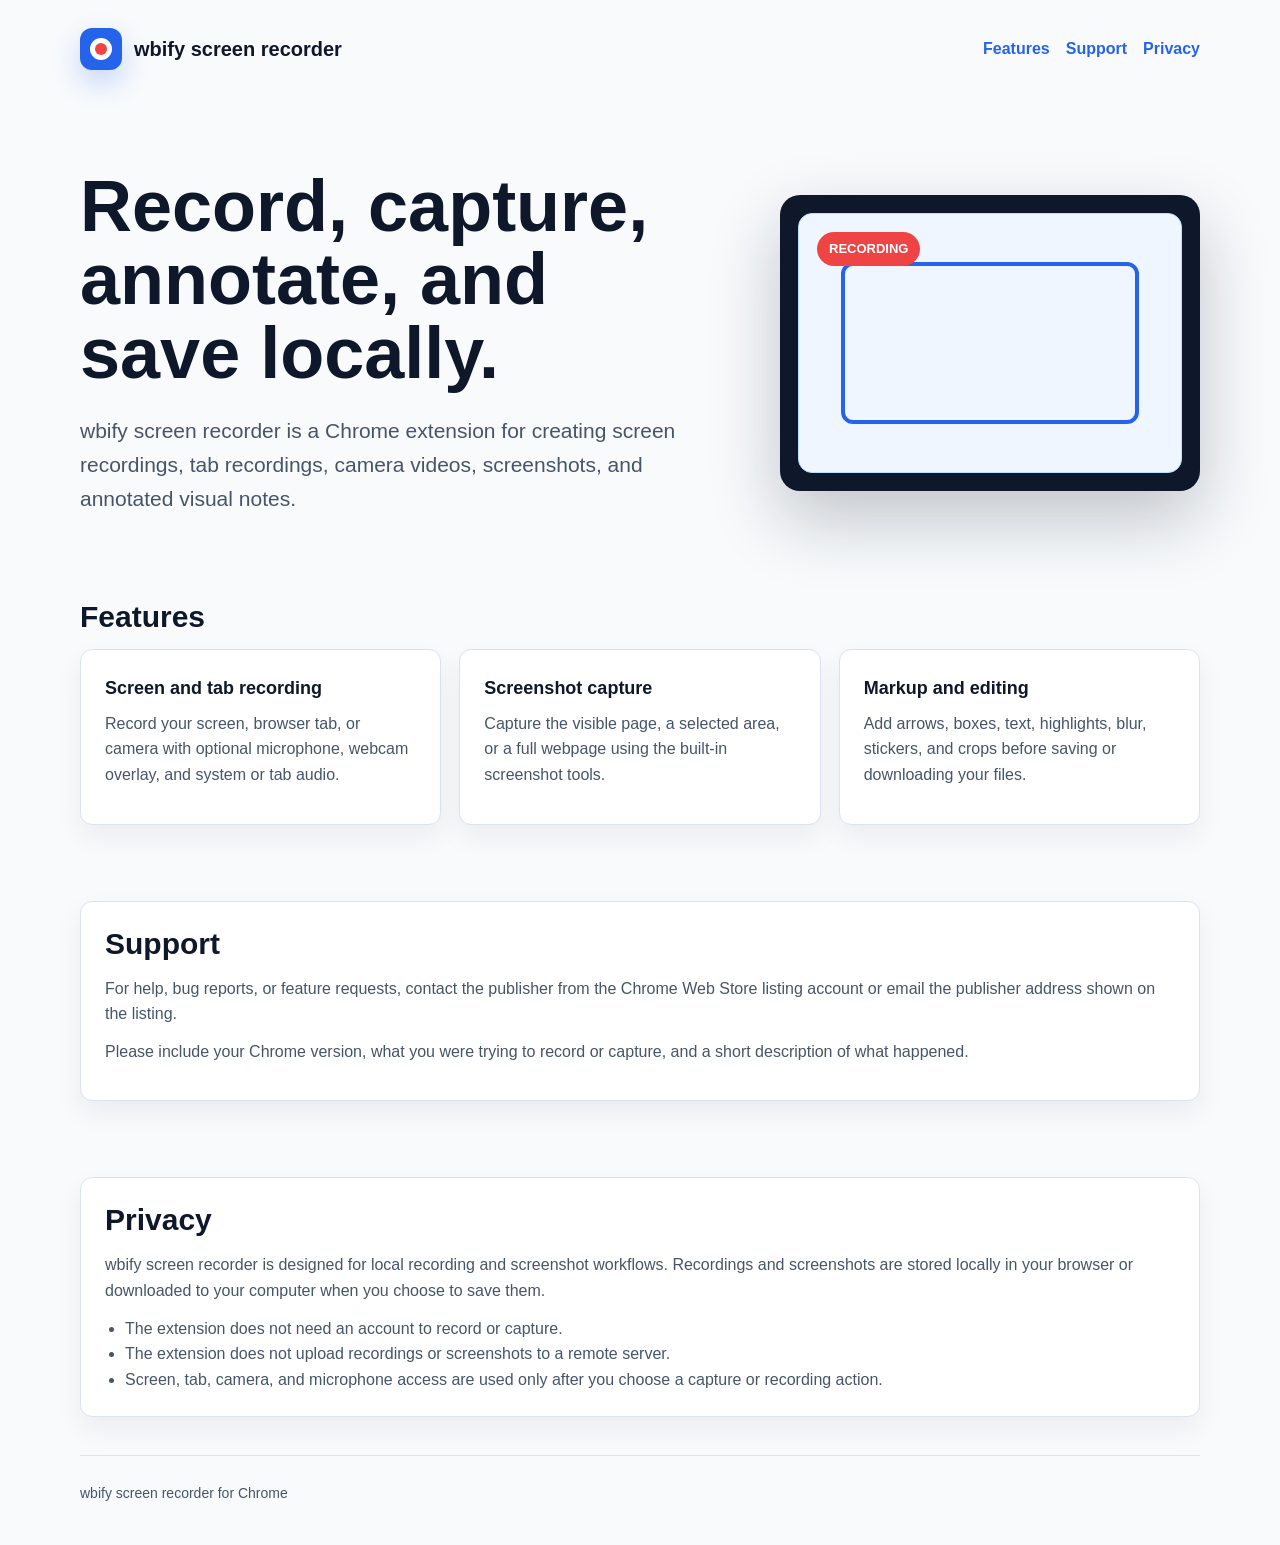
<file: docs/index.html>
<!doctype html>
<html lang="en">
<head>
  <meta charset="utf-8">
  <meta name="viewport" content="width=device-width, initial-scale=1">
  <title>wbify screen recorder</title>
  <meta name="description" content="Homepage and support information for the wbify screen recorder Chrome extension.">
  <link rel="icon" type="image/svg+xml" href="data:image/svg+xml,%3Csvg xmlns='http://www.w3.org/2000/svg' viewBox='0 0 64 64'%3E%3Crect width='64' height='64' rx='14' fill='%232563eb'/%3E%3Ccircle cx='32' cy='32' r='18' fill='white'/%3E%3Ccircle cx='32' cy='32' r='11' fill='%23ef4444'/%3E%3C/svg%3E">
  <style>
    :root {
      color-scheme: light;
      --bg: #f8fafc;
      --card: #ffffff;
      --text: #0f172a;
      --muted: #475569;
      --line: #dbe3ef;
      --blue: #2563eb;
      --red: #ef4444;
    }
    * { box-sizing: border-box; }
    body {
      margin: 0;
      font-family: -apple-system, BlinkMacSystemFont, "Segoe UI", Roboto, Arial, sans-serif;
      background: var(--bg);
      color: var(--text);
      line-height: 1.6;
    }
    .wrap {
      width: min(1120px, calc(100% - 40px));
      margin: 0 auto;
    }
    header {
      padding: 28px 0;
      display: flex;
      align-items: center;
      justify-content: space-between;
      gap: 20px;
    }
    .brand {
      display: flex;
      align-items: center;
      gap: 12px;
      font-weight: 800;
      font-size: 20px;
    }
    .logo {
      width: 42px;
      height: 42px;
      border-radius: 12px;
      background: var(--blue);
      display: grid;
      place-items: center;
      box-shadow: 0 12px 28px rgba(37, 99, 235, 0.24);
    }
    .logo span {
      width: 22px;
      height: 22px;
      border-radius: 50%;
      background: #fff;
      display: grid;
      place-items: center;
    }
    .logo span::after {
      content: "";
      width: 12px;
      height: 12px;
      border-radius: 50%;
      background: var(--red);
    }
    nav {
      display: flex;
      gap: 16px;
      flex-wrap: wrap;
    }
    nav a, .button {
      color: var(--blue);
      text-decoration: none;
      font-weight: 700;
    }
    .hero {
      padding: 72px 0 46px;
      display: grid;
      grid-template-columns: 1fr 420px;
      gap: 54px;
      align-items: center;
    }
    h1 {
      margin: 0;
      font-size: clamp(42px, 7vw, 72px);
      line-height: 1.02;
      letter-spacing: 0;
    }
    .lead {
      margin: 24px 0 0;
      color: var(--muted);
      font-size: 21px;
      max-width: 700px;
    }
    .mock {
      background: #0f172a;
      border-radius: 20px;
      padding: 18px;
      box-shadow: 0 28px 70px rgba(15, 23, 42, 0.24);
    }
    .screen {
      background: #eff6ff;
      border-radius: 14px;
      height: 260px;
      position: relative;
      overflow: hidden;
      border: 1px solid #bfdbfe;
    }
    .screen::before {
      content: "";
      position: absolute;
      inset: 48px 42px;
      border: 4px solid var(--blue);
      border-radius: 12px;
    }
    .badge {
      position: absolute;
      top: 18px;
      left: 18px;
      background: var(--red);
      color: #fff;
      padding: 7px 12px;
      border-radius: 999px;
      font-size: 13px;
      font-weight: 800;
    }
    section {
      padding: 38px 0;
    }
    .grid {
      display: grid;
      grid-template-columns: repeat(3, 1fr);
      gap: 18px;
    }
    .card {
      background: var(--card);
      border: 1px solid var(--line);
      border-radius: 12px;
      padding: 24px;
      box-shadow: 0 12px 28px rgba(15, 23, 42, 0.06);
    }
    h2 {
      margin: 0 0 14px;
      font-size: 30px;
      line-height: 1.2;
    }
    h3 {
      margin: 0 0 8px;
      font-size: 18px;
    }
    p {
      margin: 0 0 12px;
      color: var(--muted);
    }
    ul {
      margin: 12px 0 0;
      padding-left: 20px;
      color: var(--muted);
    }
    footer {
      border-top: 1px solid var(--line);
      margin-top: 34px;
      padding: 26px 0 40px;
      color: var(--muted);
      font-size: 14px;
    }
    @media (max-width: 860px) {
      header, .hero { grid-template-columns: 1fr; }
      header { align-items: flex-start; flex-direction: column; }
      .hero { padding-top: 36px; }
      .grid { grid-template-columns: 1fr; }
      .mock { max-width: 480px; }
    }
  </style>
</head>
<body>
  <header class="wrap">
    <div class="brand">
      <div class="logo" aria-hidden="true"><span></span></div>
      <span>wbify screen recorder</span>
    </div>
    <nav aria-label="Page navigation">
      <a href="#features">Features</a>
      <a href="#support">Support</a>
      <a href="#privacy">Privacy</a>
    </nav>
  </header>

  <main>
    <section class="wrap hero">
      <div>
        <h1>Record, capture, annotate, and save locally.</h1>
        <p class="lead">wbify screen recorder is a Chrome extension for creating screen recordings, tab recordings, camera videos, screenshots, and annotated visual notes.</p>
      </div>
      <div class="mock" aria-hidden="true">
        <div class="screen">
          <div class="badge">RECORDING</div>
        </div>
      </div>
    </section>

    <section class="wrap" id="features">
      <h2>Features</h2>
      <div class="grid">
        <article class="card">
          <h3>Screen and tab recording</h3>
          <p>Record your screen, browser tab, or camera with optional microphone, webcam overlay, and system or tab audio.</p>
        </article>
        <article class="card">
          <h3>Screenshot capture</h3>
          <p>Capture the visible page, a selected area, or a full webpage using the built-in screenshot tools.</p>
        </article>
        <article class="card">
          <h3>Markup and editing</h3>
          <p>Add arrows, boxes, text, highlights, blur, stickers, and crops before saving or downloading your files.</p>
        </article>
      </div>
    </section>

    <section class="wrap" id="support">
      <div class="card">
        <h2>Support</h2>
        <p>For help, bug reports, or feature requests, contact the publisher from the Chrome Web Store listing account or email the publisher address shown on the listing.</p>
        <p>Please include your Chrome version, what you were trying to record or capture, and a short description of what happened.</p>
      </div>
    </section>

    <section class="wrap" id="privacy">
      <div class="card">
        <h2>Privacy</h2>
        <p>wbify screen recorder is designed for local recording and screenshot workflows. Recordings and screenshots are stored locally in your browser or downloaded to your computer when you choose to save them.</p>
        <ul>
          <li>The extension does not need an account to record or capture.</li>
          <li>The extension does not upload recordings or screenshots to a remote server.</li>
          <li>Screen, tab, camera, and microphone access are used only after you choose a capture or recording action.</li>
        </ul>
      </div>
    </section>
  </main>

  <footer class="wrap">
    <span>wbify screen recorder for Chrome</span>
  </footer>
</body>
</html>
</file>
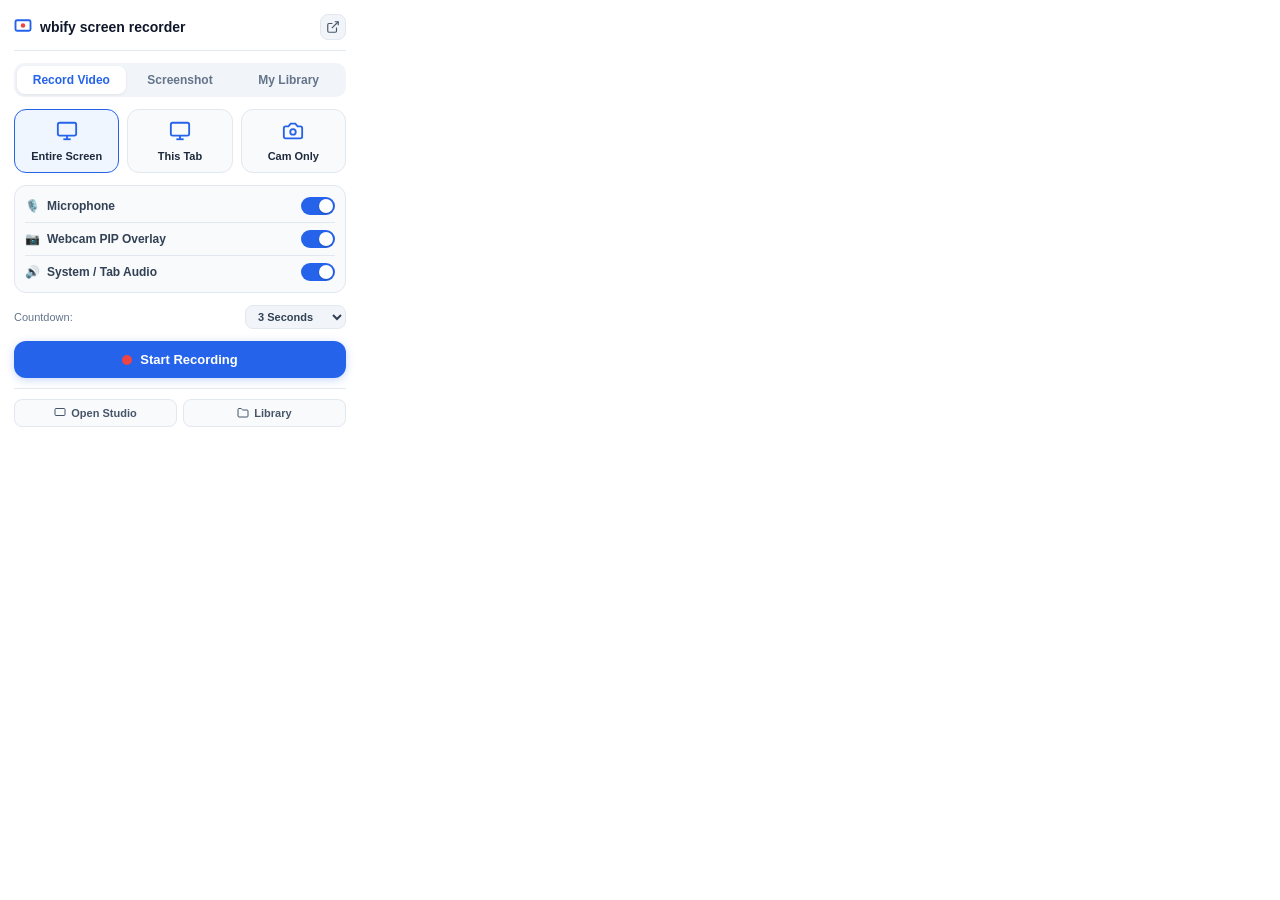
<file: popup.html>
<!DOCTYPE html>
<html lang="en">
<head>
  <meta charset="utf-8">
  <title>wbify screen recorder</title>
  <style>
    * { box-sizing: border-box; margin: 0; padding: 0; font-family: -apple-system, BlinkMacSystemFont, 'Segoe UI', Roboto, Helvetica, Arial, sans-serif; }
    body { width: 360px; background: #ffffff; color: #0f172a; padding: 14px; user-select: none; }
    
    /* Header */
    .header { display: flex; align-items: center; justify-content: space-between; margin-bottom: 12px; padding-bottom: 10px; border-bottom: 1px solid #e2e8f0; }
    .logo { display: flex; align-items: center; gap: 8px; font-weight: 800; font-size: 14px; color: #0f172a; }
    .logo-badge { font-size: 9px; background: #dbeafe; color: #1d4ed8; font-weight: 700; padding: 2px 6px; border-radius: 6px; text-transform: uppercase; }
    .btn-icon-subtle { background: #f1f5f9; border: 1px solid #e2e8f0; border-radius: 8px; padding: 5px; cursor: pointer; color: #475569; display: flex; align-items: center; justify-content: center; }
    .btn-icon-subtle:hover { background: #e2e8f0; color: #0f172a; }

    /* Nav Tabs */
    .tabs { display: flex; background: #f1f5f9; border-radius: 10px; padding: 3px; margin-bottom: 12px; }
    .tab-btn { flex: 1; padding: 7px 4px; background: none; border: none; color: #64748b; font-size: 12px; font-weight: 700; cursor: pointer; border-radius: 8px; transition: all 0.15s ease; text-align: center; }
    .tab-btn.active { background: #ffffff; color: #2563eb; box-shadow: 0 1px 3px rgba(0,0,0,0.08); }

    /* Target Selector Cards */
    .target-grid { display: grid; grid-template-columns: 1fr 1fr 1fr; gap: 8px; margin-bottom: 12px; }
    .target-card { background: #f8fafc; border: 1.5px solid #e2e8f0; border-radius: 12px; padding: 10px 4px; text-align: center; cursor: pointer; transition: all 0.15s ease; }
    .target-card:hover { border-color: #93c5fd; background: #eff6ff; }
    .target-card.selected { border-color: #2563eb; background: #eff6ff; }
    .target-card svg { width: 22px; height: 22px; margin-bottom: 4px; color: #2563eb; }
    .target-title { font-size: 11px; font-weight: 700; color: #1e293b; }

    /* Toggles */
    .toggle-list { background: #f8fafc; border: 1px solid #e2e8f0; border-radius: 12px; padding: 4px 10px; margin-bottom: 12px; }
    .toggle-row { display: flex; align-items: center; justify-content: space-between; padding: 7px 0; border-bottom: 1px solid #e2e8f0; font-size: 12px; font-weight: 600; color: #334155; }
    .toggle-row:last-child { border-bottom: none; }
    .toggle-left { display: flex; align-items: center; gap: 7px; }
    
    .switch { position: relative; width: 34px; height: 18px; display: inline-block; }
    .switch input { opacity: 0; width: 0; height: 0; }
    .slider { position: absolute; cursor: pointer; top: 0; left: 0; right: 0; bottom: 0; background-color: #cbd5e1; border-radius: 20px; transition: .2s; }
    .slider:before { position: absolute; content: ""; height: 14px; width: 14px; left: 2px; bottom: 2px; background-color: white; border-radius: 50%; transition: .2s; box-shadow: 0 1px 2px rgba(0,0,0,0.2); }
    input:checked + .slider { background-color: #2563eb; }
    input:checked + .slider:before { transform: translateX(16px); }

    /* Options Row */
    .options-row { display: flex; align-items: center; justify-content: space-between; margin-bottom: 12px; font-size: 11px; color: #64748b; }
    .select-pill { background: #f1f5f9; border: 1px solid #e2e8f0; border-radius: 8px; padding: 4px 8px; font-size: 11px; font-weight: 600; color: #334155; outline: none; cursor: pointer; }

    /* Action Buttons */
    .btn-primary { width: 100%; padding: 11px; background: #2563eb; color: white; border: none; border-radius: 12px; font-weight: 800; font-size: 13px; cursor: pointer; display: flex; align-items: center; justify-content: center; gap: 8px; box-shadow: 0 2px 8px rgba(37,99,235,0.25); transition: background 0.15s; }
    .btn-primary:hover { background: #1d4ed8; }
    
    .rec-dot { width: 10px; height: 10px; border-radius: 50%; background: #ef4444; animation: pulse 1.5s infinite; }
    @keyframes pulse { 0% { opacity: 1; transform: scale(1); } 50% { opacity: 0.4; transform: scale(0.85); } 100% { opacity: 1; transform: scale(1); } }

    /* Screenshot Grid */
    .screenshot-grid { display: flex; flex-col; gap: 8px; }
    .shot-btn { display: flex; align-items: center; gap: 10px; width: 100%; padding: 10px 12px; background: #f8fafc; border: 1px solid #e2e8f0; border-radius: 12px; text-align: left; cursor: pointer; transition: all 0.15s; }
    .shot-btn:hover { background: #eff6ff; border-color: #93c5fd; }
    .shot-icon { width: 32px; height: 32px; border-radius: 8px; background: #dbeafe; color: #2563eb; display: flex; align-items: center; justify-content: center; shrink-0; }
    .shot-title { font-size: 12px; font-weight: 700; color: #0f172a; }
    .shot-desc { font-size: 10px; color: #64748b; }

    /* Footer Tools */
    .footer-tools { display: flex; gap: 6px; margin-top: 10px; padding-top: 10px; border-top: 1px solid #e2e8f0; }
    .tool-link { flex: 1; display: flex; align-items: center; justify-content: center; gap: 5px; padding: 7px; background: #f8fafc; border: 1px solid #e2e8f0; border-radius: 8px; font-size: 11px; font-weight: 700; color: #475569; cursor: pointer; text-decoration: none; transition: all 0.15s; }
    .tool-link:hover { background: #f1f5f9; color: #0f172a; border-color: #cbd5e1; }

    /* Notification banner */
    .notice { margin-top: 8px; padding: 6px 8px; background: #fef3c7; border: 1px solid #fde68a; border-radius: 8px; font-size: 10px; color: #92400e; display: none; line-height: 1.3; }
  </style>
</head>
<body>
  <!-- Top Header -->
  <div class="header">
    <div class="logo">
      <svg width="18" height="18" viewBox="0 0 24 24" fill="none" stroke="#2563eb" stroke-width="2.5"><rect width="20" height="14" x="2" y="3" rx="2"/><circle cx="12" cy="10" r="3" fill="#ef4444" stroke="none"/></svg>
      <span>wbify screen recorder</span>
    </div>
    <button class="btn-icon-subtle" id="btnOpenStudio" title="Open Full Studio">
      <svg width="14" height="14" viewBox="0 0 24 24" fill="none" stroke="currentColor" stroke-width="2"><path d="M18 13v6a2 2 0 0 1-2 2H5a2 2 0 0 1-2-2V8a2 2 0 0 1 2-2h6"/><polyline points="15 3 21 3 21 9"/><line x1="10" x2="21" y1="14" y2="3"/></svg>
    </button>
  </div>

  <!-- Tabs Navigation -->
  <div class="tabs">
    <button class="tab-btn active" id="tabRecord">Record Video</button>
    <button class="tab-btn" id="tabScreenshot">Screenshot</button>
    <button class="tab-btn" id="tabLibrary">My Library</button>
  </div>

  <!-- Panel 1: Record Video -->
  <div id="panelRecord">
    <div class="target-grid">
      <div class="target-card selected" data-target="desktop" id="targetDesktop">
        <svg viewBox="0 0 24 24" fill="none" stroke="currentColor" stroke-width="2"><rect width="20" height="14" x="2" y="3" rx="2"/><path d="M12 17v4"/><path d="M8 21h8"/></svg>
        <div class="target-title">Entire Screen</div>
      </div>
      <div class="target-card" data-target="tab" id="targetTab">
        <svg viewBox="0 0 24 24" fill="none" stroke="currentColor" stroke-width="2"><rect width="20" height="14" x="2" y="3" rx="2"/><line x1="8" x2="16" y1="21" y2="21"/><line x1="12" x2="12" y1="17" y2="21"/></svg>
        <div class="target-title">This Tab</div>
      </div>
      <div class="target-card" data-target="camera" id="targetCamera">
        <svg viewBox="0 0 24 24" fill="none" stroke="currentColor" stroke-width="2"><path d="M14.5 4h-5L7 7H4a2 2 0 0 0-2 2v9a2 2 0 0 0 2 2h16a2 2 0 0 0 2-2V9a2 2 0 0 0-2-2h-3l-2.5-3z"/><circle cx="12" cy="13" r="3"/></svg>
        <div class="target-title">Cam Only</div>
      </div>
    </div>

    <div class="toggle-list">
      <div class="toggle-row">
        <div class="toggle-left">
          <span>🎙️</span>
          <span>Microphone</span>
        </div>
        <label class="switch">
          <input type="checkbox" id="micToggle" checked>
          <span class="slider"></span>
        </label>
      </div>

      <div class="toggle-row">
        <div class="toggle-left">
          <span>📷</span>
          <span>Webcam PIP Overlay</span>
        </div>
        <label class="switch">
          <input type="checkbox" id="camToggle" checked>
          <span class="slider"></span>
        </label>
      </div>

      <div class="toggle-row">
        <div class="toggle-left">
          <span>🔊</span>
          <span>System / Tab Audio</span>
        </div>
        <label class="switch">
          <input type="checkbox" id="sysAudioToggle" checked>
          <span class="slider"></span>
        </label>
      </div>
    </div>

    <div class="options-row">
      <span>Countdown:</span>
      <select class="select-pill" id="countdownSelect">
        <option value="0">Off (Instant)</option>
        <option value="3" selected>3 Seconds</option>
        <option value="5">5 Seconds</option>
      </select>
    </div>

    <button class="btn-primary" id="btnStartRecording">
      <span class="rec-dot"></span>
      <span>Start Recording</span>
    </button>
  </div>

  <!-- Panel 2: Screenshot -->
  <div id="panelScreenshot" style="display: none;">
    <div class="screenshot-grid" style="display: flex; flex-direction: column; gap: 8px;">
      
      <button class="shot-btn" id="btnCaptureFullPage">
        <div class="shot-icon" style="background: #dcfce7; color: #16a34a;">
          <svg width="18" height="18" viewBox="0 0 24 24" fill="none" stroke="currentColor" stroke-width="2"><path d="M12 3v18"/><path d="m8 7 4-4 4 4"/><path d="m8 17 4 4 4-4"/></svg>
        </div>
        <div>
          <div class="shot-title">Full Page Capture (Top to Bottom)</div>
          <div class="shot-desc">Auto-scrolls active tab to capture full webpage</div>
        </div>
      </button>

      <button class="shot-btn" id="btnCaptureVisible">
        <div class="shot-icon">
          <svg width="18" height="18" viewBox="0 0 24 24" fill="none" stroke="currentColor" stroke-width="2"><path d="M23 19a2 2 0 0 1-2 2H3a2 2 0 0 1-2-2V8a2 2 0 0 1 2-2h4l2-3h6l2 3h4a2 2 0 0 1 2 2z"/><circle cx="12" cy="13" r="4"/></svg>
        </div>
        <div>
          <div class="shot-title">Capture Visible Part</div>
          <div class="shot-desc">Instant screenshot of current viewport</div>
        </div>
      </button>

      <button class="shot-btn" id="btnCaptureSelected">
        <div class="shot-icon">
          <svg width="18" height="18" viewBox="0 0 24 24" fill="none" stroke="currentColor" stroke-width="2"><path d="M6 2v14a2 2 0 0 0 2 2h14"/><path d="M18 22V8a2 2 0 0 0-2-2H2"/></svg>
        </div>
        <div>
          <div class="shot-title">Selected Area (Crop)</div>
          <div class="shot-desc">Drag crosshairs to crop any rectangular area</div>
        </div>
      </button>

    </div>
  </div>

  <!-- Panel 3: Library -->
  <div id="panelLibrary" style="display: none;">
    <div style="text-align: center; padding: 20px 10px; background: #f8fafc; border: 1px dashed #cbd5e1; border-radius: 12px;">
      <svg width="32" height="32" viewBox="0 0 24 24" fill="none" stroke="#64748b" stroke-width="1.5" style="margin-bottom: 8px;"><path d="M4 20h16a2 2 0 0 0 2-2V8a2 2 0 0 0-2-2h-7.93a2 2 0 0 1-1.66-.9l-.82-1.2A2 2 0 0 0 7.93 3H4a2 2 0 0 0-2 2v13c0 1.1.9 2 2 2Z"/></svg>
      <div style="font-weight: 700; font-size: 13px; color: #1e293b; margin-bottom: 4px;">Recordings & Screenshots Library</div>
      <div style="font-size: 11px; color: #64748b; margin-bottom: 12px;">Access all saved videos, annotations, and snapshots.</div>
      <button class="btn-primary" id="btnLaunchLibrary">
        Open Library in Tab
      </button>
    </div>
  </div>

  <!-- Notice Banner for Chrome restricted pages -->
  <div class="notice" id="noticeMsg"></div>

  <!-- Footer Quick Links -->
  <div class="footer-tools">
    <button class="tool-link" id="btnFooterStudio">
      <svg width="12" height="12" viewBox="0 0 24 24" fill="none" stroke="currentColor" stroke-width="2"><rect width="20" height="14" x="2" y="3" rx="2"/></svg>
      <span>Open Studio</span>
    </button>
    <button class="tool-link" id="btnFooterLibrary">
      <svg width="12" height="12" viewBox="0 0 24 24" fill="none" stroke="currentColor" stroke-width="2"><path d="M4 20h16a2 2 0 0 0 2-2V8a2 2 0 0 0-2-2h-7.93a2 2 0 0 1-1.66-.9l-.82-1.2A2 2 0 0 0 7.93 3H4a2 2 0 0 0-2 2v13c0 1.1.9 2 2 2Z"/></svg>
      <span>Library</span>
    </button>
  </div>

  <script src="popup.js"></script>
</body>
</html>
</file>
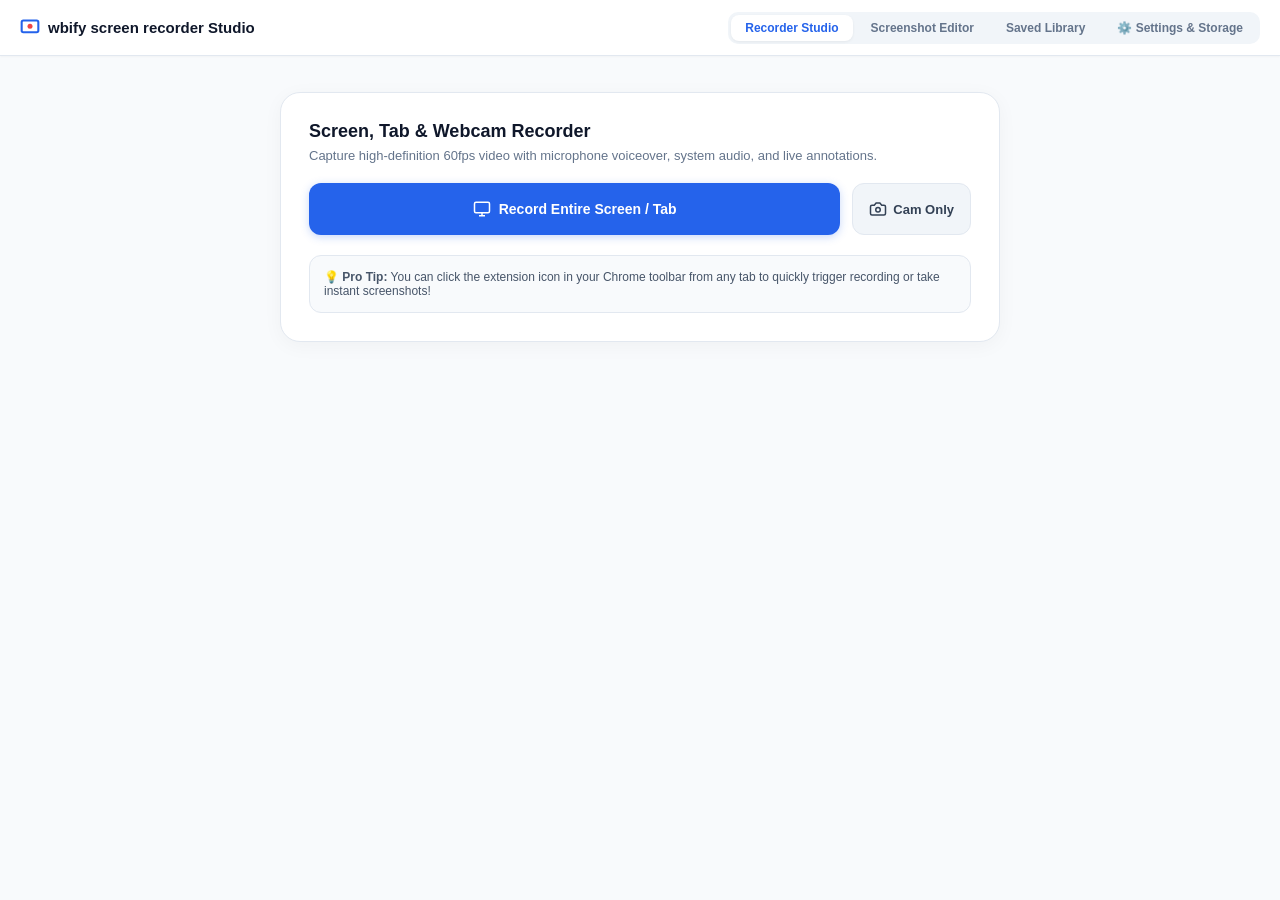
<file: studio.html>
<!DOCTYPE html>
<html lang="en">
<head>
  <meta charset="utf-8">
  <title>wbify screen recorder - Studio</title>
  <style>
    * { box-sizing: border-box; margin: 0; padding: 0; font-family: -apple-system, BlinkMacSystemFont, 'Segoe UI', Roboto, sans-serif; }
    body { background: #f8fafc; color: #0f172a; min-height: 100vh; display: flex; flex-direction: column; }
    
    /* Top Navbar */
    .navbar { background: #ffffff; border-bottom: 1px solid #e2e8f0; height: 56px; padding: 0 20px; display: flex; align-items: center; justify-content: space-between; box-shadow: 0 1px 2px rgba(0,0,0,0.03); }
    .logo { display: flex; align-items: center; gap: 8px; font-weight: 800; font-size: 15px; color: #0f172a; }
    .nav-tabs { display: flex; gap: 4px; background: #f1f5f9; padding: 3px; border-radius: 10px; }
    .nav-btn { padding: 6px 14px; font-size: 12px; font-weight: 700; border: none; background: none; border-radius: 8px; color: #64748b; cursor: pointer; transition: all 0.15s; }
    .nav-btn.active { background: #ffffff; color: #2563eb; box-shadow: 0 1px 3px rgba(0,0,0,0.06); }

    /* Main Container */
    .container { flex: 1; display: flex; flex-direction: column; align-items: center; justify-content: flex-start; padding: 16px 24px; width: 100%; max-width: 100%; }

    /* Card */
    .card { background: #ffffff; border: 1px solid #e2e8f0; border-radius: 20px; padding: 28px; box-shadow: 0 4px 20px rgba(0,0,0,0.04); width: 100%; max-width: 720px; margin: 20px auto; }
    .card-title { font-size: 18px; font-weight: 800; color: #0f172a; margin-bottom: 6px; }
    .card-desc { font-size: 13px; color: #64748b; margin-bottom: 20px; }

    /* Buttons */
    .btn-blue { background: #2563eb; color: white; border: none; border-radius: 12px; padding: 12px 24px; font-weight: 700; font-size: 14px; cursor: pointer; display: inline-flex; align-items: center; gap: 8px; box-shadow: 0 2px 8px rgba(37,99,235,0.25); transition: background 0.15s; }
    .btn-blue:hover { background: #1d4ed8; }
    .btn-danger { background: #ef4444; color: white; border: none; border-radius: 12px; padding: 12px 24px; font-weight: 700; font-size: 14px; cursor: pointer; display: inline-flex; align-items: center; gap: 8px; }
    .btn-secondary { background: #f1f5f9; color: #334155; border: 1px solid #e2e8f0; border-radius: 12px; padding: 10px 18px; font-weight: 700; font-size: 13px; cursor: pointer; display: inline-flex; align-items: center; gap: 6px; }
    .btn-secondary:hover { background: #e2e8f0; color: #0f172a; }
    button:disabled { opacity: 0.55; cursor: not-allowed; }

    /* Live Studio View */
    .live-studio { width: 100%; display: none; flex-direction: column; align-items: center; }
    .video-preview-box { width: 100%; max-width: 1400px; height: 580px; background: #0f172a; border-radius: 16px; overflow: hidden; position: relative; border: 1px solid #334155; }
    .video-preview-box video { width: 100%; height: 100%; object-fit: contain; }
    .preview-placeholder { display: none; position: absolute; inset: 0; flex-direction: column; align-items: center; justify-content: center; gap: 10px; padding: 0 12%; text-align: center; color: #e2e8f0; }
    .preview-placeholder-title { font-size: 20px; font-weight: 800; color: #ffffff; }
    .preview-placeholder-desc { font-size: 13px; line-height: 1.6; color: #94a3b8; max-width: 520px; }
    .live-badge { position: absolute; top: 16px; left: 16px; background: rgba(37, 99, 235, 0.92); color: white; padding: 4px 10px; border-radius: 9999px; font-weight: 800; font-size: 11px; display: flex; align-items: center; gap: 6px; }
    .live-badge.recording { background: rgba(239, 68, 68, 0.92); }
    .live-badge.paused { background: rgba(245, 158, 11, 0.95); }
    .live-badge.stopping { background: rgba(71, 85, 105, 0.95); }
    .live-timer { position: absolute; top: 16px; right: 16px; background: rgba(15, 23, 42, 0.85); color: white; font-family: monospace; font-weight: bold; padding: 4px 12px; border-radius: 8px; font-size: 13px; }
    .controls-bar { margin-top: 16px; display: flex; align-items: center; gap: 12px; background: #ffffff; padding: 10px 20px; border-radius: 16px; border: 1px solid #e2e8f0; box-shadow: 0 4px 12px rgba(0,0,0,0.05); }

    /* Screenshot Editor Canvas */
    .editor-container { width: 100%; display: none; flex-direction: column; }
    .editor-toolbar { display: flex; align-items: center; justify-content: space-between; background: #ffffff; padding: 10px 16px; border: 1px solid #e2e8f0; border-radius: 16px; margin-bottom: 12px; box-shadow: 0 2px 6px rgba(0,0,0,0.03); flex-wrap: wrap; gap: 10px; }
    .tool-group { display: flex; align-items: center; gap: 6px; flex-wrap: wrap; }
    .tool-btn { padding: 8px 12px; background: #f8fafc; border: 1px solid #e2e8f0; border-radius: 10px; font-size: 12px; font-weight: 700; color: #475569; cursor: pointer; transition: all 0.15s; }
    .tool-btn:hover { background: #f1f5f9; color: #0f172a; }
    .tool-btn.active { background: #2563eb; color: white; border-color: #2563eb; }
    
    .editor-body { display: flex; gap: 12px; align-items: flex-start; width: 100%; }
    .canvas-wrap { background: #e2e8f0; padding: 20px; border-radius: 16px; overflow: auto; display: flex; min-height: 520px; max-height: calc(100vh - 140px); flex: 1; min-width: 0; }

    /* Layers panel */
    .layers-panel { width: 240px; flex-shrink: 0; background: #ffffff; border: 1px solid #e2e8f0; border-radius: 16px; box-shadow: 0 2px 6px rgba(0,0,0,0.03); display: flex; flex-direction: column; max-height: calc(100vh - 140px); min-height: 200px; }
    .layers-header { display: flex; align-items: center; justify-content: space-between; padding: 12px 14px; font-size: 13px; font-weight: 800; color: #0f172a; border-bottom: 1px solid #e2e8f0; }
    .layers-count { font-size: 11px; font-weight: 700; color: #64748b; background: #f1f5f9; border-radius: 9999px; padding: 2px 8px; }
    .layers-list { overflow-y: auto; padding: 6px; display: flex; flex-direction: column; gap: 2px; }
    .layers-empty { padding: 20px 12px; text-align: center; font-size: 12px; color: #94a3b8; line-height: 1.5; }
    .layer-row { display: flex; align-items: center; gap: 6px; padding: 6px 6px 6px 8px; border-radius: 10px; border: 1px solid transparent; cursor: pointer; font-size: 12px; font-weight: 600; color: #334155; }
    .layer-row:hover { background: #f8fafc; }
    .layer-row.selected { background: #eff6ff; border-color: #bfdbfe; color: #1d4ed8; }
    .layer-row.hidden-layer .layer-name { opacity: 0.45; text-decoration: line-through; }
    .layer-swatch { width: 10px; height: 10px; border-radius: 3px; flex-shrink: 0; border: 1px solid rgba(15,23,42,0.15); }
    .layer-icon { width: 16px; text-align: center; flex-shrink: 0; }
    .layer-name { flex: 1; min-width: 0; overflow: hidden; text-overflow: ellipsis; white-space: nowrap; }
    .layer-actions { display: flex; gap: 1px; flex-shrink: 0; }
    .layer-btn { background: none; border: none; border-radius: 6px; width: 22px; height: 22px; padding: 0; font-size: 12px; line-height: 1; color: #64748b; cursor: pointer; }
    .layer-btn:hover:not(:disabled) { background: #e2e8f0; color: #0f172a; }
    .layer-btn:disabled { opacity: 0.25; cursor: default; }
    .layer-btn.danger:hover:not(:disabled) { background: #fee2e2; color: #dc2626; }
    @media (max-width: 900px) {
      .editor-body { flex-direction: column; align-items: stretch; }
      .canvas-wrap { flex: none; }
      .layers-panel { width: 100%; max-height: 240px; }
    }
    .canvas-wrap canvas { background: white; box-shadow: 0 10px 30px rgba(0,0,0,0.15); border-radius: 8px; margin: auto; display: block; transition: max-width 0.2s ease, width 0.2s ease; }
    .canvas-wrap.fit-mode canvas { max-width: 100%; height: auto !important; object-fit: contain; }
    .canvas-wrap.actual-mode canvas { max-width: none; }

    /* Library Grid */
    .library-grid { display: grid; grid-template-columns: repeat(auto-fill, minmax(260px, 1fr)); gap: 16px; width: 100%; margin-top: 16px; }
    .lib-card { background: white; border: 1px solid #e2e8f0; border-radius: 14px; overflow: hidden; box-shadow: 0 2px 6px rgba(0,0,0,0.03); }
    .lib-thumb { width: 100%; height: 140px; background: #0f172a; object-fit: cover; }
    .lib-body { padding: 12px; }
    .lib-title { font-weight: 700; font-size: 13px; color: #0f172a; margin-bottom: 4px; }
    .lib-meta { font-size: 11px; color: #64748b; margin-bottom: 10px; }
    .lib-actions { display: flex; gap: 6px; }

    .rec-pulse-dot { width: 8px; height: 8px; border-radius: 50%; background: white; animation: pulse 1.2s infinite; }

    /* Countdown overlay */
    .countdown-overlay { display: none; position: absolute; inset: 0; background: rgba(15, 23, 42, 0.55); align-items: center; justify-content: center; font-size: 96px; font-weight: 800; color: white; z-index: 5; }

    /* Preview / Library Modal */
    .modal-backdrop { display: none; position: fixed; inset: 0; background: rgba(15, 23, 42, 0.6); align-items: center; justify-content: center; z-index: 1000; padding: 24px; }
    .modal-box { background: #0f172a; border-radius: 16px; padding: 16px; max-width: 1200px; width: 100%; }
    .modal-box video, .modal-box img { width: 100%; max-height: 80vh; border-radius: 10px; display: block; background: black; object-fit: contain; }
    .modal-close-row { display: flex; justify-content: flex-end; margin-top: 12px; }

    /* Video editor */
    .edit-panel { background: #f8fafc; border: 1px solid #e2e8f0; border-radius: 14px; padding: 16px; margin-bottom: 14px; display: flex; flex-direction: column; gap: 12px; }
    .edit-row { display: flex; align-items: center; gap: 12px; flex-wrap: wrap; }
    .edit-row > label { width: 64px; font-weight: 700; font-size: 13px; color: #334155; }
    .edit-row input[type=range] { flex: 1; min-width: 160px; accent-color: #2563eb; }
    .edit-time { font-family: monospace; font-weight: 700; font-size: 13px; color: #0f172a; min-width: 70px; text-align: right; }
    .edit-options { display: flex; gap: 18px; flex-wrap: wrap; align-items: center; }
    .edit-options label { font-size: 13px; font-weight: 700; color: #334155; display: flex; align-items: center; gap: 8px; }
    .edit-select { padding: 8px 12px; border-radius: 10px; border: 1px solid #cbd5e1; font-size: 13px; font-weight: 700; color: #0f172a; background: #ffffff; }
    .edit-progress { height: 10px; background: #e2e8f0; border-radius: 9999px; overflow: hidden; }
    .edit-progress > div { height: 100%; width: 0%; background: #2563eb; transition: width 0.2s; }
  </style>
</head>
<body>

  <!-- Top Navbar -->
  <div class="navbar">
    <div class="logo">
      <svg width="20" height="20" viewBox="0 0 24 24" fill="none" stroke="#2563eb" stroke-width="2.5"><rect width="20" height="14" x="2" y="3" rx="2"/><circle cx="12" cy="10" r="3" fill="#ef4444" stroke="none"/></svg>
      <span>wbify screen recorder Studio</span>
    </div>
    <div class="nav-tabs">
      <button class="nav-btn active" id="navStudio">Recorder Studio</button>
      <button class="nav-btn" id="navScreenshot">Screenshot Editor</button>
      <button class="nav-btn" id="navLibrary">Saved Library</button>
      <button class="nav-btn" id="navSettings">⚙️ Settings & Storage</button>
    </div>
  </div>

  <!-- Main Container -->
  <div class="container">
    
    <!-- View 1: Record Launcher Card -->
    <div class="card" id="cardLauncher">
      <h1 class="card-title">Screen, Tab & Webcam Recorder</h1>
      <p class="card-desc">Capture high-definition 60fps video with microphone voiceover, system audio, and live annotations.</p>
      
      <div style="display: flex; gap: 12px; margin-bottom: 20px;">
        <button class="btn-blue" id="btnLaunchScreenRec" style="flex: 1; justify-content: center; padding: 16px;">
          <svg width="18" height="18" viewBox="0 0 24 24" fill="none" stroke="currentColor" stroke-width="2"><rect width="20" height="14" x="2" y="3" rx="2"/><path d="M12 17v4"/><path d="M8 21h8"/></svg>
          <span>Record Entire Screen / Tab</span>
        </button>

        <button class="btn-secondary" id="btnLaunchCameraOnly" style="padding: 16px;">
          <svg width="18" height="18" viewBox="0 0 24 24" fill="none" stroke="currentColor" stroke-width="2"><path d="M14.5 4h-5L7 7H4a2 2 0 0 0-2 2v9a2 2 0 0 0 2 2h16a2 2 0 0 0 2-2V9a2 2 0 0 0-2-2h-3l-2.5-3z"/><circle cx="12" cy="13" r="3"/></svg>
          <span>Cam Only</span>
        </button>
      </div>

      <div style="background: #f8fafc; border: 1px solid #e2e8f0; border-radius: 12px; padding: 14px; font-size: 12px; color: #475569;">
        <strong>💡 Pro Tip:</strong> You can click the extension icon in your Chrome toolbar from any tab to quickly trigger recording or take instant screenshots!
      </div>
    </div>

    <!-- View 2: Live Recording Monitor -->
    <div class="live-studio" id="liveStudioView">
      <div class="video-preview-box">
        <video id="liveVideoPreview" autoplay muted playsinline></video>
        <div class="preview-placeholder" id="livePreviewPlaceholder">
          <div class="preview-placeholder-title" id="livePlaceholderTitle">Preparing recording...</div>
          <div class="preview-placeholder-desc" id="livePlaceholderDesc">Choose your screen, then wait for the countdown to finish. Recording starts when the badge turns red.</div>
        </div>
        <div class="live-badge" id="liveBadge">
          <span class="rec-pulse-dot"></span>
          <span id="liveBadgeText">PREPARING</span>
        </div>
        <div class="live-timer" id="liveTimerText">00:00</div>
        <div class="countdown-overlay" id="countdownOverlay"></div>
      </div>

      <div class="controls-bar">
        <button class="btn-secondary" id="btnPauseResume">
          <span>Pause</span>
        </button>
        <button class="btn-danger" id="btnStopRecord">
          <svg width="16" height="16" viewBox="0 0 24 24" fill="currentColor"><rect width="16" height="16" x="4" y="4" rx="2"/></svg>
          <span>Stop & Save Recording</span>
        </button>
      </div>
    </div>

    <!-- View 3: Review Video & Download Card -->
    <div class="card" id="cardReviewVideo" style="display: none; max-width: 860px;">
      <h2 class="card-title">Recording Ready!</h2>
      <p class="card-desc">Review your recording, trim or speed it up with Edit Video, and save it as a video file.</p>
      
      <div style="background: #0f172a; border-radius: 12px; overflow: hidden; margin-bottom: 16px;">
        <video id="reviewVideoEl" controls style="width: 100%; max-height: 440px; display: block;"></video>
      </div>

      <div id="videoSaveStatus" style="display: none; font-size: 13px; font-weight: 600; margin-bottom: 12px;"></div>

      <div style="display: flex; gap: 10px; justify-content: flex-end;">
        <button class="btn-secondary" id="btnShowSavedVideo" style="display: none;">Show in folder</button>
        <button class="btn-secondary" id="btnRecordAgain">Record New Video</button>
        <button class="btn-secondary" id="btnEditRecording">✂ Edit Video</button>
        <button class="btn-blue" id="btnDownloadReviewWebm">Download Video (MP4)</button>
      </div>
    </div>

    <!-- View 3b: Basic Video Editor -->
    <div class="card" id="cardVideoEditor" style="display: none; max-width: 960px;">
      <h2 class="card-title">Edit Video</h2>
      <p class="card-desc">Trim, change speed, mute or shrink your video. Exporting plays the video through in real time, so keep this tab open and in front until it finishes.</p>

      <div style="background: #0f172a; border-radius: 12px; overflow: hidden; margin-bottom: 14px;">
        <video id="editVideoEl" controls style="width: 100%; max-height: 400px; display: block;"></video>
      </div>

      <div class="edit-panel">
        <div class="edit-row">
          <label for="editStartRange">Start</label>
          <input type="range" id="editStartRange" min="0" max="1" step="0.1" value="0">
          <span class="edit-time" id="editStartLabel">0:00.0</span>
          <button class="btn-secondary" id="btnSetStart" type="button">Use current time</button>
        </div>
        <div class="edit-row">
          <label for="editEndRange">End</label>
          <input type="range" id="editEndRange" min="0" max="1" step="0.1" value="1">
          <span class="edit-time" id="editEndLabel">0:00.0</span>
          <button class="btn-secondary" id="btnSetEnd" type="button">Use current time</button>
        </div>
        <div class="edit-options">
          <label>Speed
            <select class="edit-select" id="editSpeedSelect">
              <option value="0.5">0.5x (slow)</option>
              <option value="0.75">0.75x</option>
              <option value="1" selected>1x (normal)</option>
              <option value="1.25">1.25x</option>
              <option value="1.5">1.5x</option>
              <option value="2">2x (fast)</option>
            </select>
          </label>
          <label>Size
            <select class="edit-select" id="editSizeSelect">
              <option value="0" selected>Original</option>
              <option value="1080">1080p</option>
              <option value="720">720p</option>
              <option value="480">480p</option>
            </select>
          </label>
          <label>Format
            <select class="edit-select" id="editFormatSelect">
              <option value="mp4" selected>MP4</option>
              <option value="webm">WebM</option>
            </select>
          </label>
          <label><input type="checkbox" id="editMuteChk" style="width: 16px; height: 16px;"> Mute audio</label>
        </div>
        <div style="font-size: 13px; color: #475569;">Result length: <strong id="editResultLength">0:00.0</strong></div>
      </div>

      <div id="editProgressWrap" style="display: none; margin-bottom: 14px;">
        <div class="edit-progress"><div id="editProgressBar"></div></div>
        <div id="editProgressText" style="font-size: 12px; font-weight: 600; color: #475569; margin-top: 6px;"></div>
      </div>

      <div id="editSaveStatus" style="display: none; font-size: 13px; font-weight: 600; margin-bottom: 12px;"></div>

      <div id="editResultWrap" style="display: none; margin-bottom: 14px;">
        <div style="font-size: 13px; font-weight: 700; color: #0f172a; margin-bottom: 8px;">Edited video</div>
        <div style="background: #0f172a; border-radius: 12px; overflow: hidden;">
          <video id="editResultVideo" controls style="width: 100%; max-height: 300px; display: block;"></video>
        </div>
      </div>

      <div style="display: flex; gap: 10px; justify-content: flex-end; flex-wrap: wrap;">
        <button class="btn-secondary" id="btnEditBack" type="button">← Back</button>
        <button class="btn-secondary" id="btnEditPreview" type="button">▶ Preview</button>
        <button class="btn-secondary" id="btnShowSavedEdit" type="button" style="display: none;">Show in folder</button>
        <button class="btn-secondary" id="btnEditSaveResult" type="button" style="display: none;">Download edited video</button>
        <button class="btn-danger" id="btnEditCancel" type="button" style="display: none;">Cancel export</button>
        <button class="btn-blue" id="btnEditExport" type="button">Export edited video</button>
      </div>
    </div>

    <!-- View 4: Screenshot Editor Studio -->
    <div class="editor-container" id="editorView">
      <div class="editor-toolbar">
        <div class="tool-group">
          <button class="tool-btn" data-tool="select">👆 Select</button>
          <button class="tool-btn active" data-tool="arrow">↗ Arrow</button>
          <button class="tool-btn" data-tool="rect">▢ Box</button>
          <button class="tool-btn" data-tool="circle">◯ Circle</button>
          <button class="tool-btn" data-tool="line">― Line</button>
          <button class="tool-btn" data-tool="pen">✏ Pen</button>
          <button class="tool-btn" data-tool="highlighter">🖌 Highlight</button>
          <button class="tool-btn" data-tool="step">① Step</button>
          <button class="tool-btn" data-tool="text">T Text</button>
          <button class="tool-btn" data-tool="blur">▧ Blur</button>
          <button class="tool-btn" data-tool="emoji">✅ Emoji</button>
          <button class="tool-btn" id="btnCropMode" style="color: #2563eb; font-weight: 800;">✂ Crop</button>
        </div>

        <div class="tool-group">
          <select id="strokeWidthSelect" style="padding: 7px 10px; border-radius: 10px; border: 1px solid #e2e8f0; font-size: 12px; font-weight: 700; color: #475569; background: #f8fafc; cursor: pointer;" title="Line Thickness">
            <option value="2">Thin (2px)</option>
            <option value="4" selected>Medium (4px)</option>
            <option value="8">Thick (8px)</option>
            <option value="14">Extra Thick (14px)</option>
          </select>
          <input type="color" id="markupColorPicker" value="#ef4444" style="width: 32px; height: 32px; border: none; border-radius: 8px; cursor: pointer;" title="Color Picker">
          <button class="tool-btn active" id="btnToggleZoom" title="Toggle between Fit to Screen and 1:1 Actual Size">🔍 Fit Screen</button>
          <button class="tool-btn" id="btnDeleteSelected" style="color: #ef4444;" title="Delete selected object (or press Delete key)">🗑 Delete</button>
          <button class="tool-btn" id="btnUndo">Undo</button>
          <button class="tool-btn" id="btnClearCanvas">Clear</button>
          <button class="btn-secondary" id="btnCopyShot">Copy Image</button>
          <button class="btn-blue" id="btnDownloadShot">Download PNG</button>
        </div>
      </div>

      <!-- Emoji Palette Sub-bar (shows when Emoji tool is selected) -->
      <div id="emojiPaletteBar" style="display: none; background: #ffffff; padding: 8px 14px; border: 1px solid #e2e8f0; border-radius: 12px; margin-bottom: 10px; gap: 8px; align-items: center;">
        <span style="font-size: 12px; font-weight: 700; color: #64748b;">Pick Sticker:</span>
        <button class="emoji-opt-btn" data-emoji="✅" style="font-size: 18px; background: none; border: 1px solid #e2e8f0; border-radius: 8px; padding: 4px 8px; cursor: pointer;">✅</button>
        <button class="emoji-opt-btn" data-emoji="❌" style="font-size: 18px; background: none; border: 1px solid #e2e8f0; border-radius: 8px; padding: 4px 8px; cursor: pointer;">❌</button>
        <button class="emoji-opt-btn" data-emoji="⭐" style="font-size: 18px; background: none; border: 1px solid #e2e8f0; border-radius: 8px; padding: 4px 8px; cursor: pointer;">⭐</button>
        <button class="emoji-opt-btn" data-emoji="⚠️" style="font-size: 18px; background: none; border: 1px solid #e2e8f0; border-radius: 8px; padding: 4px 8px; cursor: pointer;">⚠️</button>
        <button class="emoji-opt-btn" data-emoji="❓" style="font-size: 18px; background: none; border: 1px solid #e2e8f0; border-radius: 8px; padding: 4px 8px; cursor: pointer;">❓</button>
        <button class="emoji-opt-btn" data-emoji="❤️" style="font-size: 18px; background: none; border: 1px solid #e2e8f0; border-radius: 8px; padding: 4px 8px; cursor: pointer;">❤️</button>
        <button class="emoji-opt-btn" data-emoji="💡" style="font-size: 18px; background: none; border: 1px solid #e2e8f0; border-radius: 8px; padding: 4px 8px; cursor: pointer;">💡</button>
        <button class="emoji-opt-btn" data-emoji="🔥" style="font-size: 18px; background: none; border: 1px solid #e2e8f0; border-radius: 8px; padding: 4px 8px; cursor: pointer;">🔥</button>
      </div>

      <!-- Crop Action Bar (shows when Crop mode is active) -->
      <div id="cropActionBar" style="display: none; background: #1e293b; color: white; padding: 10px 16px; border-radius: 12px; margin-bottom: 10px; gap: 12px; align-items: center; justify-content: space-between;">
        <span style="font-size: 13px; font-weight: 700;">📐 Drag bounding box to select crop area</span>
        <div style="display: flex; gap: 8px;">
          <button class="btn-blue" id="btnApplyCrop" style="padding: 6px 14px; font-size: 12px;">Apply Crop</button>
          <button class="btn-secondary" id="btnCancelCrop" style="padding: 6px 14px; font-size: 12px; background: #334155; color: white; border-color: #475569;">Cancel</button>
        </div>
      </div>

      <div class="editor-body">
        <div class="canvas-wrap fit-mode">
          <canvas id="markupCanvas"></canvas>
        </div>

        <aside class="layers-panel" id="layersPanel">
          <div class="layers-header">
            <span>Layers</span>
            <span class="layers-count" id="layersCount">0</span>
          </div>
          <div class="layers-list" id="layersList"></div>
        </aside>
      </div>
    </div>

    <!-- View 5: Library -->
    <div id="libraryContainer" style="display: none; width: 100%;">
      <h2 class="card-title">Your Recordings & Captures</h2>
      <p class="card-desc">Saved items in local browser storage.</p>
      <div class="library-grid" id="libGrid"></div>
    </div>

    <!-- View 6: Settings & Storage -->
    <div id="settingsContainer" style="display: none; width: 100%; max-width: 900px; margin: 0 auto;">
      <h2 class="card-title">Settings & Storage Management</h2>
      <p class="card-desc">Configure save location preferences, manage storage space, and setup capacity alerts.</p>

      <!-- Storage Gauge Card -->
      <div style="background: white; border: 1px solid #e2e8f0; border-radius: 16px; padding: 20px; margin-bottom: 20px; box-shadow: 0 2px 8px rgba(0,0,0,0.03);">
        <div style="display: flex; justify-content: space-between; align-items: center; margin-bottom: 10px;">
          <strong style="font-size: 14px; color: #0f172a;">Storage Space Consumed:</strong>
          <span id="storageUsageText" style="font-size: 13px; font-weight: 700; color: #2563eb;">Calculating...</span>
        </div>
        <div style="background: #e2e8f0; height: 14px; border-radius: 9999px; overflow: hidden; margin-bottom: 12px;">
          <div id="storageUsageBar" style="background: #2563eb; height: 100%; width: 0%; transition: width 0.3s ease;"></div>
        </div>
        <div style="display: flex; justify-content: space-between; align-items: center; font-size: 12px; color: #64748b;">
          <span>Includes stored screenshots and recorded videos</span>
          <button class="btn-secondary" id="btnRefreshStorage" style="padding: 4px 10px; font-size: 11px;">🔄 Refresh Usage</button>
        </div>
      </div>

      <!-- Settings Form Card -->
      <div style="background: white; border: 1px solid #e2e8f0; border-radius: 16px; padding: 24px; box-shadow: 0 2px 8px rgba(0,0,0,0.03); display: flex; flex-direction: column; gap: 20px;">
        
        <!-- Setting 1: Save Location Mode -->
        <div>
          <label style="display: block; font-weight: 700; font-size: 14px; color: #0f172a; margin-bottom: 6px;">File Download Save Location:</label>
          <p style="font-size: 12px; color: #64748b; margin-bottom: 10px;">Choose where recordings and screenshots are saved on your computer.</p>
          <div style="display: flex; flex-direction: column; gap: 10px; font-size: 13px; color: #334155;">
            <label style="display: flex; align-items: center; gap: 8px; cursor: pointer;">
              <input type="radio" name="saveLocationMode" value="prompt" checked style="width: 16px; height: 16px;">
              <span><strong>Always ask where to save files</strong> (Opens OS file save dialog)</span>
            </label>
            <label style="display: flex; align-items: center; gap: 8px; cursor: pointer;">
              <input type="radio" name="saveLocationMode" value="auto" style="width: 16px; height: 16px;">
              <span><strong>Save automatically to default Downloads folder</strong></span>
            </label>
            <label style="display: flex; align-items: center; gap: 8px; cursor: pointer;">
              <input type="radio" name="saveLocationMode" value="folder" style="width: 16px; height: 16px;">
              <span><strong>Save automatically to a folder I choose</strong></span>
            </label>
            <div style="display: flex; align-items: center; gap: 10px; margin-left: 24px;">
              <button class="btn-secondary" id="btnChooseFolder" type="button">Choose Folder…</button>
              <span id="chosenFolderName" style="font-size: 12px; color: #64748b;">No folder chosen</span>
            </div>
          </div>
        </div>

        <hr style="border: none; border-top: 1px solid #f1f5f9;">

        <!-- Setting 1b: Auto-save recordings -->
        <div>
          <label style="display: block; font-weight: 700; font-size: 14px; color: #0f172a; margin-bottom: 6px;">Recordings:</label>
          <label style="display: flex; align-items: center; gap: 8px; font-size: 13px; color: #334155; cursor: pointer;">
            <input type="checkbox" id="chkAutoSaveVideo" checked style="width: 16px; height: 16px;">
            <span>Save the video to disk automatically as soon as I stop recording</span>
          </label>
        </div>

        <hr style="border: none; border-top: 1px solid #f1f5f9;">

        <!-- Setting 2: Storage Limit -->
        <div>
          <label style="display: block; font-weight: 700; font-size: 14px; color: #0f172a; margin-bottom: 6px;">Storage Limit Allocation:</label>
          <p style="font-size: 12px; color: #64748b; margin-bottom: 10px;">Specify maximum local storage capacity allowed before triggering alerts.</p>
          <select id="selectStorageLimit" style="padding: 10px 14px; border-radius: 10px; border: 1px solid #cbd5e1; font-size: 13px; font-weight: 700; color: #0f172a; width: 100%; max-width: 320px; background: #f8fafc;">
            <option value="250">250 MB</option>
            <option value="500">500 MB</option>
            <option value="1000" selected>1 GB (Default)</option>
            <option value="2000">2 GB</option>
            <option value="5000">5 GB</option>
            <option value="0">Unlimited (No Limit)</option>
          </select>
        </div>

        <hr style="border: none; border-top: 1px solid #f1f5f9;">

        <!-- Setting 3: Notifications -->
        <div>
          <label style="display: block; font-weight: 700; font-size: 14px; color: #0f172a; margin-bottom: 6px;">Storage Quota Notifications:</label>
          <label style="display: flex; align-items: center; gap: 8px; font-size: 13px; color: #334155; cursor: pointer;">
            <input type="checkbox" id="chkStorageNotify" checked style="width: 16px; height: 16px;">
            <span>Send browser notifications when storage reaches 90% capacity</span>
          </label>
        </div>

        <div style="display: flex; justify-content: flex-end; gap: 10px; margin-top: 10px;">
          <span id="saveSettingsMsg" style="font-size: 12px; color: #16a34a; font-weight: 700; display: none; align-self: center;">✓ Settings Saved!</span>
          <button class="btn-blue" id="btnSaveSettings">Save Settings</button>
        </div>

      </div>
    </div>

  </div>

  <!-- Library Preview Modal -->
  <div class="modal-backdrop" id="previewModal">
    <div class="modal-box" id="previewModalBox">
      <div id="previewModalContent"></div>
      <div class="modal-close-row">
        <button class="btn-secondary" id="btnClosePreview">Close</button>
      </div>
    </div>
  </div>

  <script src="webm-duration.js"></script>
  <script src="mp4-duration.js"></script>
  <script src="video-export.js"></script>
  <script src="studio.js"></script>
</body>
</html>
</file>
